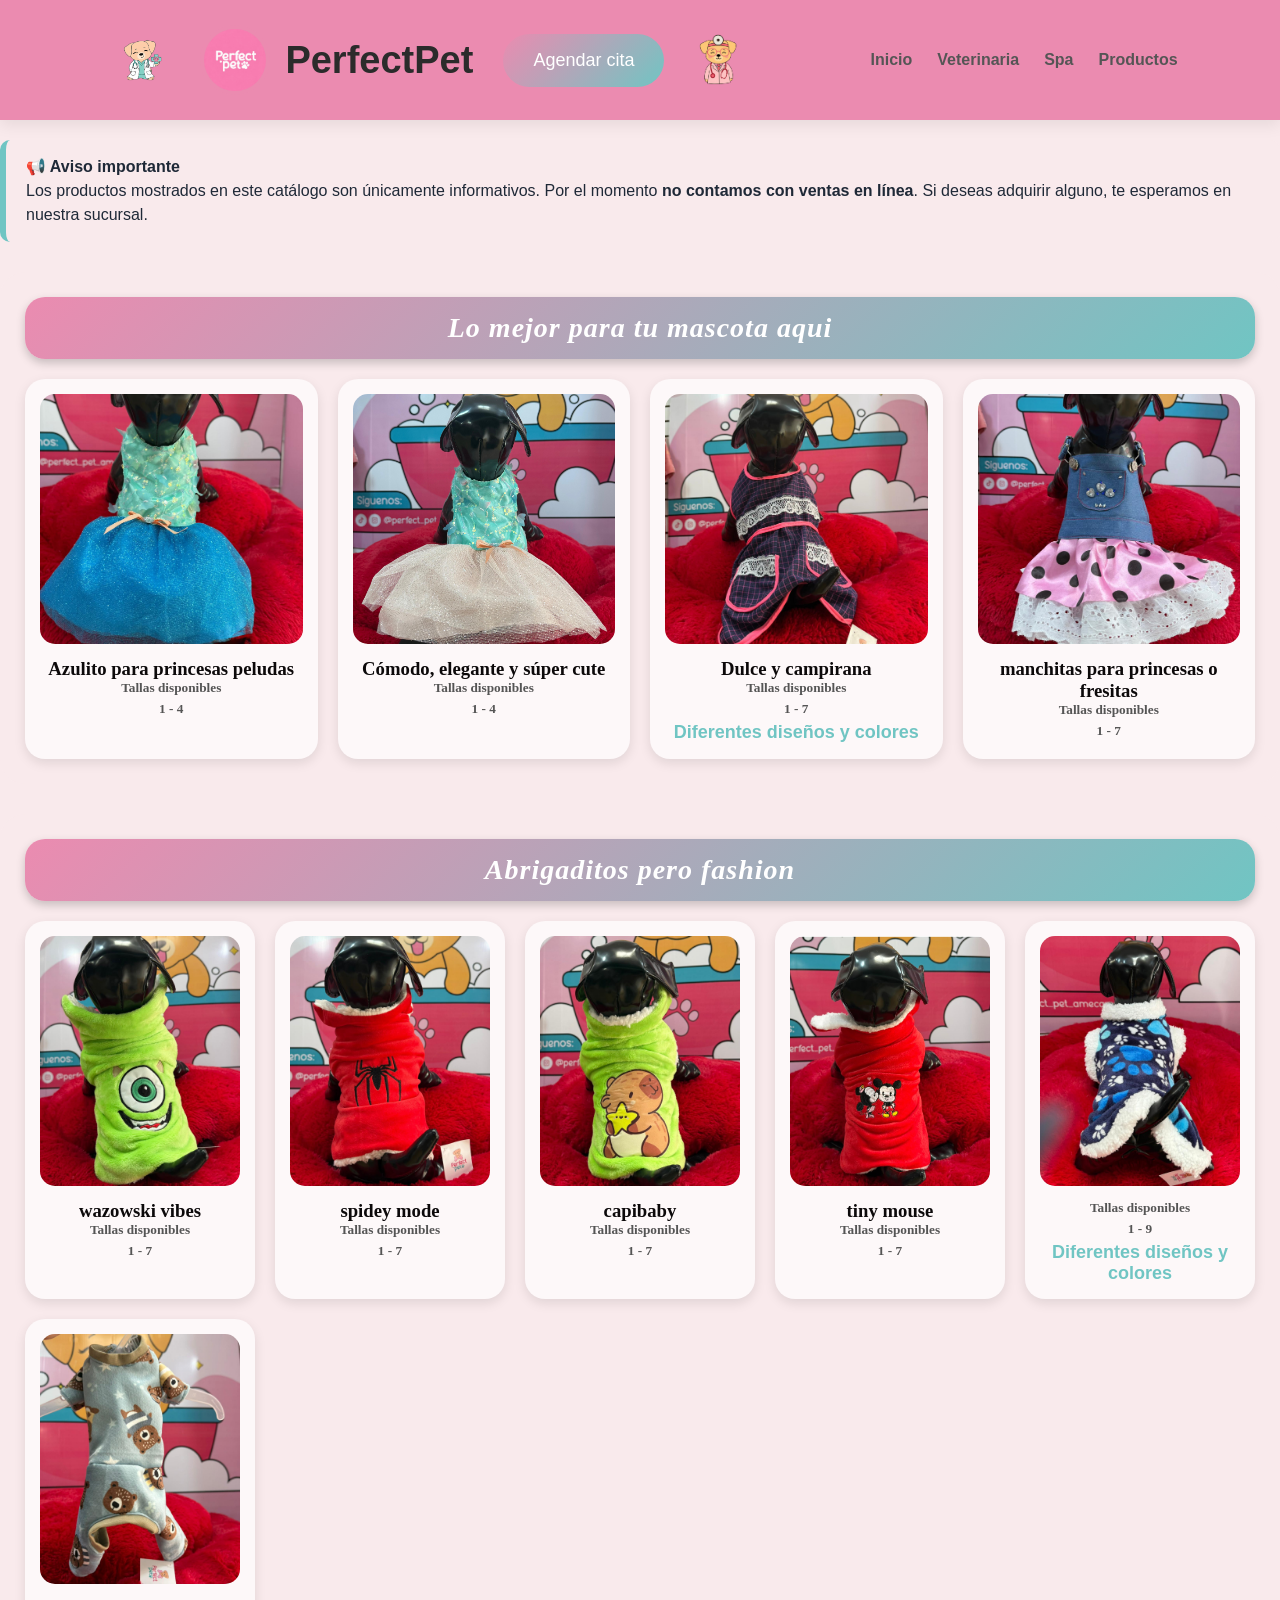
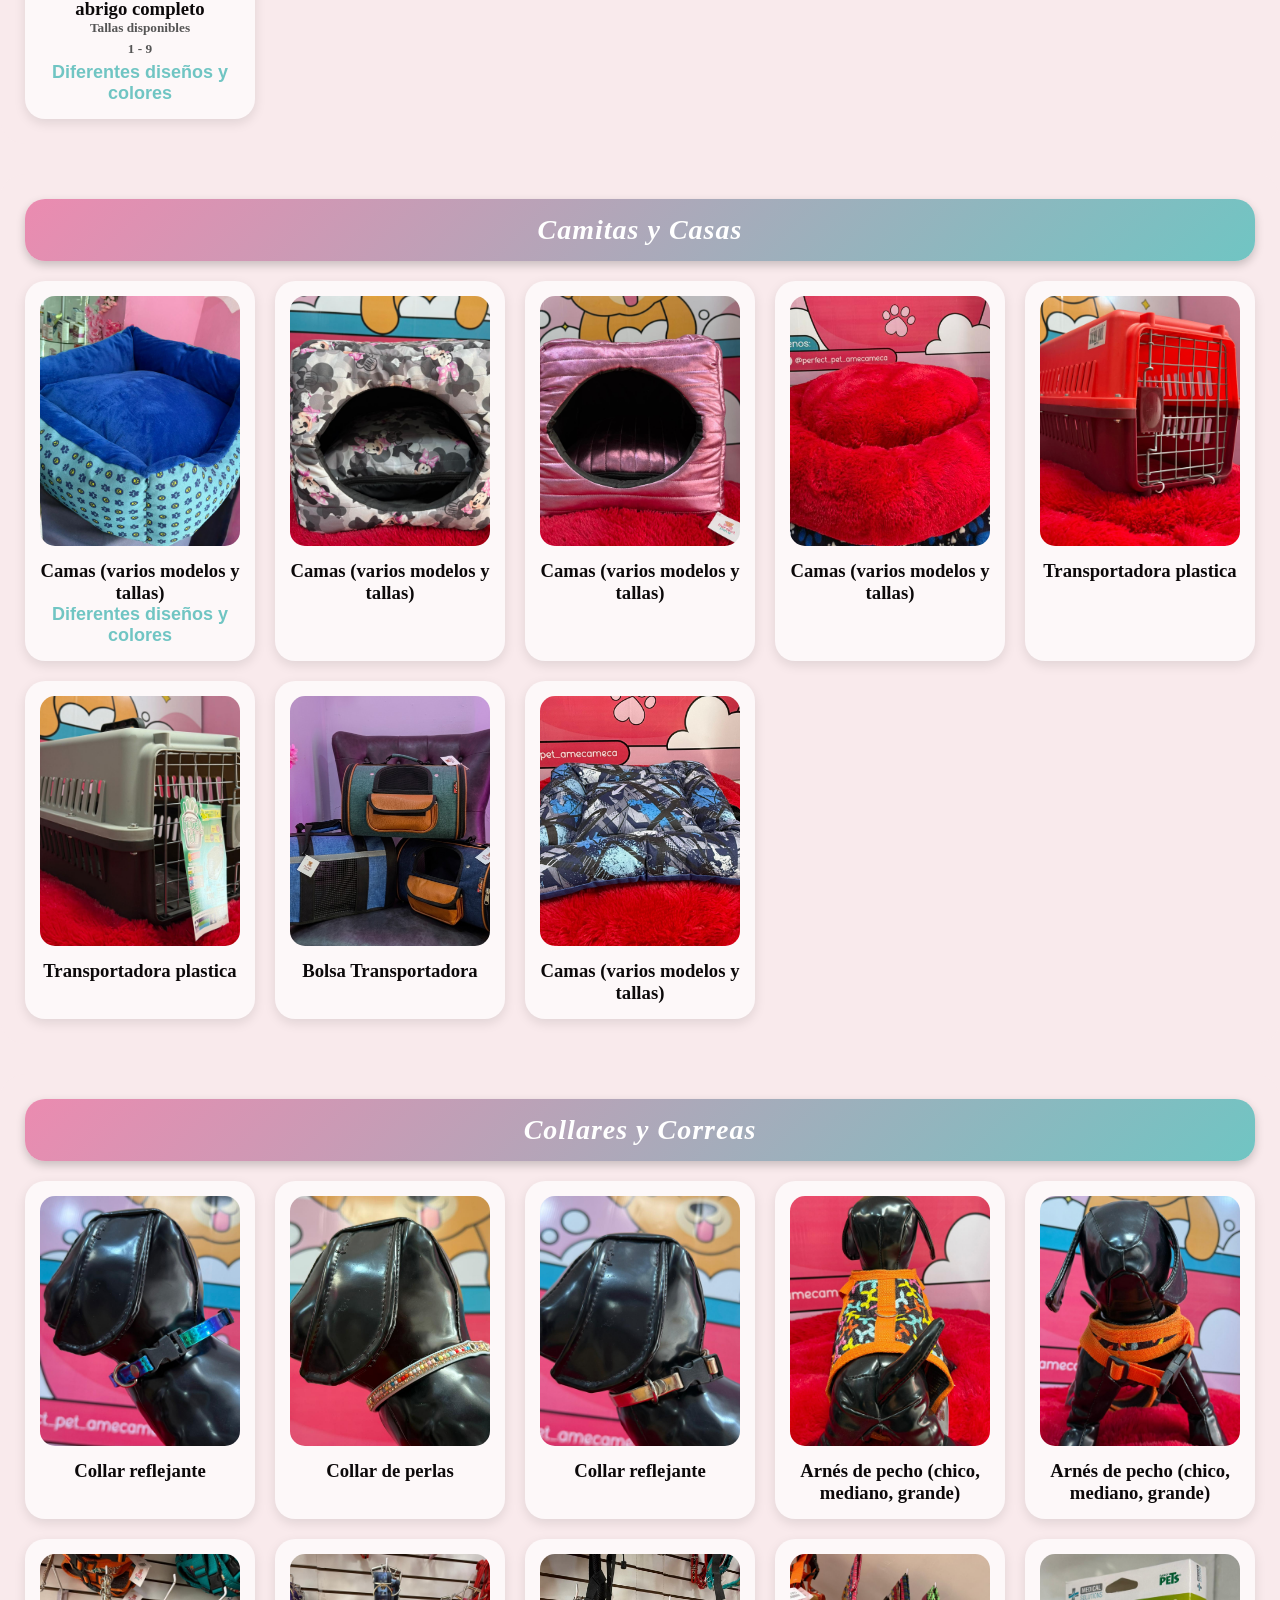
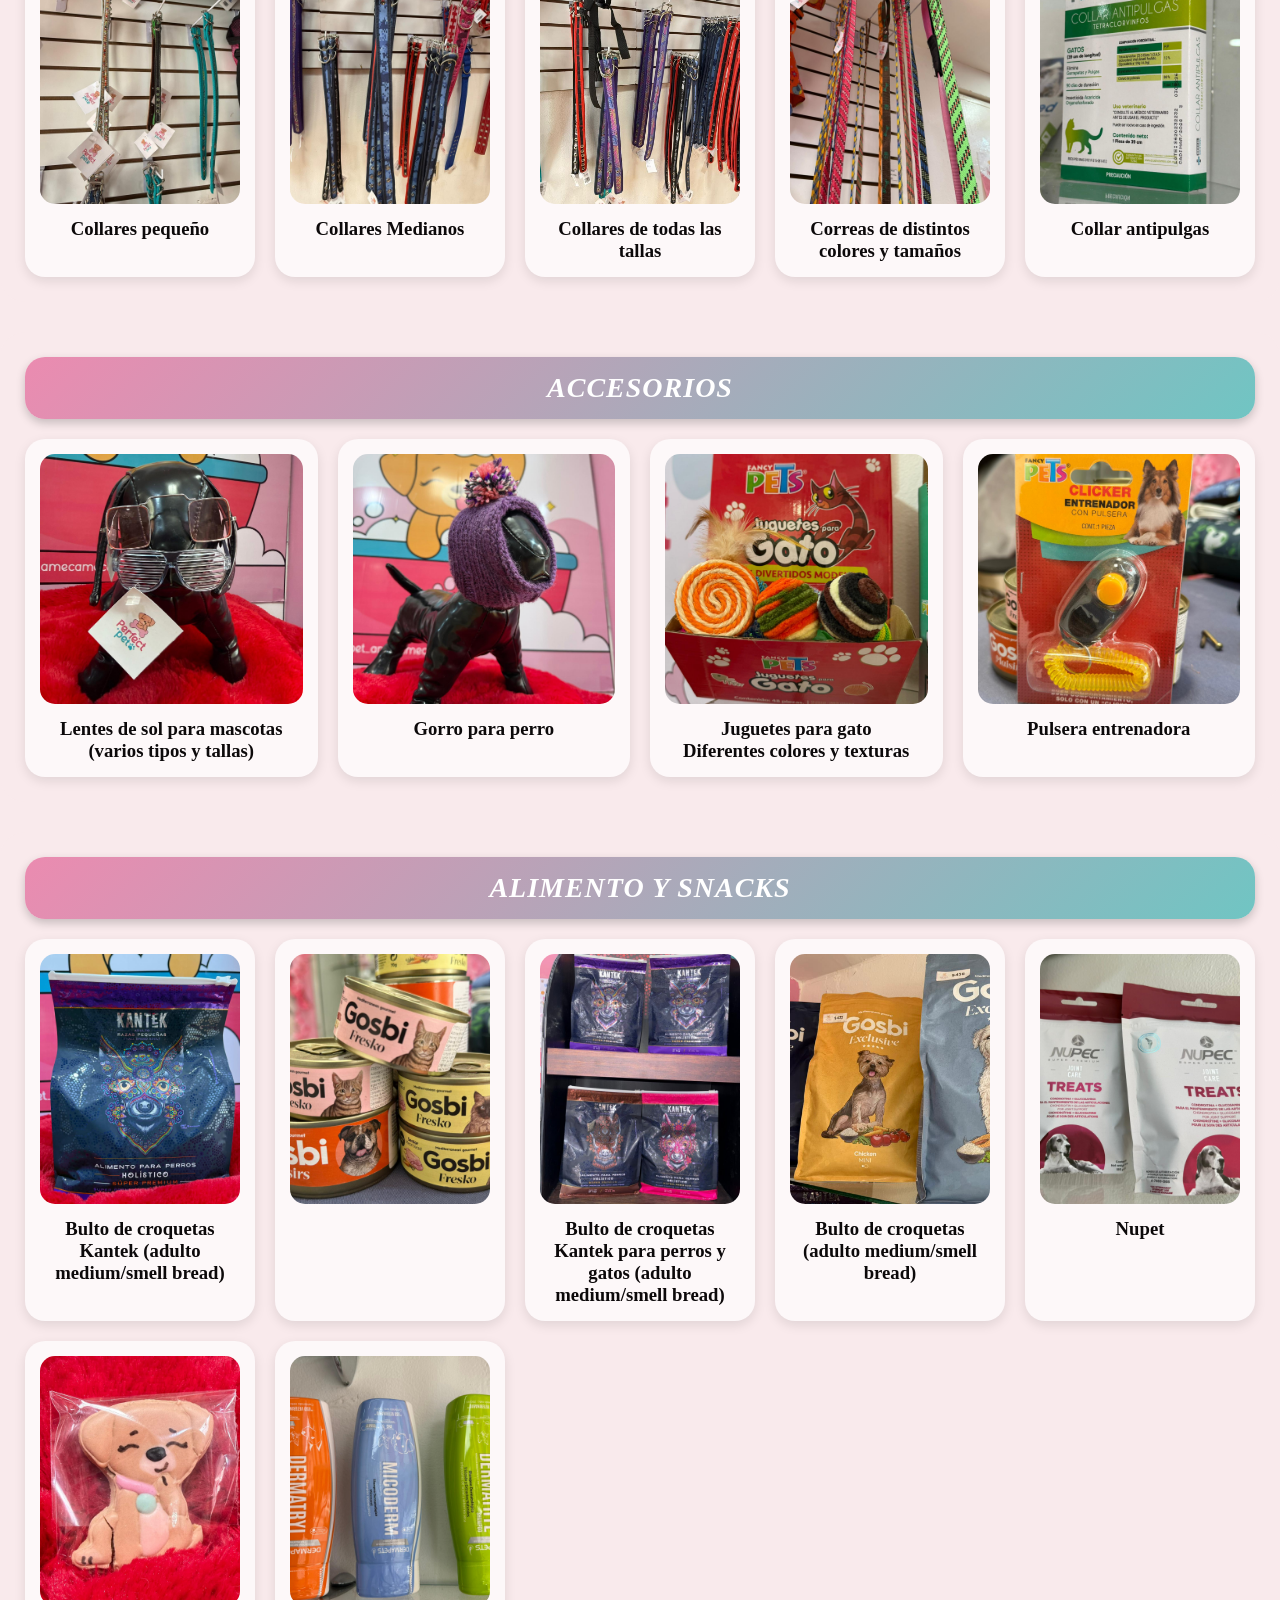
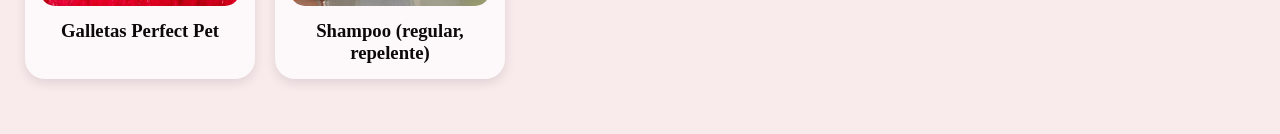
<file: productos.html>
<!DOCTYPE html>
<html lang="es">
<head>
<meta charset="UTF-8">
<meta name="viewport" content="width=device-width, initial-scale=1.0">
<title>Productos - PerfectPet</title>
<link rel="stylesheet" href="esctilo.css">
</head>
<body>

<header class="header">
<div class="logo">
    <img src="dogdog.png" class="imagen-lado">

    <div class="logo-container">
        <img src="logo.jpg" class="logo-img">
        <span> <h1>PerfectPet </h1></span>
<br><a href="https://wa.me/525541262583" class="btn">
Agendar cita

</a>
<img src="abstra.png" class="imagen-lado">
    </div>
    </div>
<nav>
<a href="index.html">Inicio</a>
<a href="veterinaria.html">Veterinaria</a>
<a href="spa.html">Spa</a>
<a href="productos.html">Productos</a>
</nav>

</header>

<div class="aviso-productos">
    <strong>📢 Aviso importante</strong><br>
    Los productos mostrados en este catálogo son únicamente informativos.
    Por el momento <strong>no contamos con ventas en línea</strong>.
    Si deseas adquirir alguno, te esperamos en nuestra sucursal.
</div>


<section class="container">
<h6>Lo mejor para tu mascota aqui</h6>
<div class="grid">

<div class="product">
<img src="vestidoazulbrillo.jpeg">
<h3>Azulito para princesas peludas </h3>
<h5>Tallas disponibles </h5>
<h5>1 - 4 </h5>

</div>

<div class="product">
<img src="vesrosa.jpeg">
<h3>Cómodo, elegante y súper cute </h3>
<h5>Tallas disponibles </h5>
<h5>1 - 4 </h5>
</div>

<div class="product">
<img src="esperancita.jpeg">
<h3>Dulce y campirana  </h3>
<h5>Tallas disponibles </h5>
<h5>1 - 7 </h5>
<p>Diferentes diseños y colores</p>
</div>

<div class="product">
<img src="vestidorosa.jpeg">
<h3>manchitas para princesas o fresitas </h3>
<h5>Tallas disponibles </h5>
<h5>1 - 7 </h5>
</div>






</div>
</section>



<section class="container">
<h4>Abrigaditos pero fashion</h4>
<div class="grid">
    
<div class="product">
<img src="mauwa.jpeg">
<h3>wazowski vibes</h3>
<h5>Tallas disponibles </h5>
<h5>1 - 7 </h5>
</div>

<div class="product">
<img src="spaidi.jpeg">
<h3>spidey mode </h3>
<h5>Tallas disponibles </h5>
<h5>1 - 7 </h5>
</div>

<div class="product">
<img src="capi.jpeg">
<h3>capibaby </h3>
<h5>Tallas disponibles </h5>
<h5>1 - 7 </h5>
</div>

<div class="product">
<img src="miki.png">
<h3>tiny mouse </h3>
<h5>Tallas disponibles </h5>
<h5>1 - 7 </h5>
</div>

<div class="product">
<img src="sueter peludo.jpeg">
<h3> </h3>
<h5>Tallas disponibles </h5>
<h5>1 - 9 </h5>
<p>Diferentes diseños y colores</p>
</div>

<div class="product">
<img src="ropita perrito bebe.jpeg">
<h3>abrigo completo
      </h3>
<h5>Tallas disponibles </h5>
<h5>1 - 9 </h5>
<p>Diferentes diseños y colores</p>
</div>



</div>
</section>




<section class="container">
<h4>Camitas y Casas </h4>
<div class="grid">


<div class="product">
<img src="camitazul.png">
<h3> Camas (varios modelos y tallas) </h3>
<p>Diferentes diseños y colores</p>
</div>

<div class="product">
<img src="cama cubo.png">
<h3>Camas (varios modelos y tallas)  </h3>
</div>

<div class="product">
<img src="camacubo.png">
<h3>Camas (varios modelos y tallas)  </h3>
<p></p>
</div> 

<div class="product">
<img src="cmaroja.png">
<h3>Camas (varios modelos y tallas)  </h3>
</div> 


<div class="product">
<img src="tranportadora roja.jpeg">
<h3>Transportadora plastica  </h3>
</div> 

<div class="product">
<img src="transportadora gris.jpeg">
<h3>Transportadora plastica  </h3>
</div> 


<div class="product">
<img src="transportadorass.jpg">
<h3>Bolsa Transportadora </h3>
</div> 

<div class="product">
<img src="camita azul pequeña.jpeg">
<h3>Camas (varios modelos y tallas) </h3>
</div> 


</div>
</section>




<section class="container">
<h4>Collares y Correas  </h4>
<div class="grid">


<div class="product">
<img src="collar azulmetalico.jpeg">
<h3>Collar reflejante </h3>
</div>

<div class="product">
<img src="collar de brillos.jpeg">
<h3>Collar de perlas </h3>
</div>

<div class="product">
<img src="collar naranja metalico.jpeg">
<h3>Collar reflejante </h3>
</div> 

<div class="product">
<img src="correa naranja grande 2.jpeg">
<h3>Arnés de pecho (chico, mediano, grande)</h3>
</div> 

<div class="product">
<img src="correa naranja grande.jpeg">
<h3>Arnés de pecho (chico, mediano, grande) </h3>
</div> 

<div class="product">
<img src="collares pequeños.jpeg">
<h3>Collares pequeño </h3>
</div> 

<div class="product">
<img src="collares medianos.jpeg">
<h3>Collares Medianos </h3>
</div> 

<div class="product">
<img src="todos los collares.jpeg">
<h3>Collares de todas las tallas </h3>
</div> 

<div class="product">
<img src="correas.jpeg">
<h3>Correas de distintos colores y tamaños </h3>
</div> 

<div class="product">
<img src="collar antipulgas.jpeg">
<h3>Collar antipulgas </h3>
</div>

</div>
</section>

<section class="container">
<h4>ACCESORIOS </h4>
<div class="grid">

<div class="product">
<img src="lentes para perro.jpeg">
<h3>Lentes de sol para mascotas (varios tipos y tallas)  </h3>
</div> 

<div class="product">
<img src="gorrito para perro.jpeg">
<h3>Gorro para perro </h3>
</div> 

<div class="product">
<img src="juguete para gato.jpeg">
<h3>Juguetes para gato <br>
Diferentes colores y texturas </h3>
</div> 

<div class="product">
<img src="pulsera entrenadora.jpeg">
<h3>Pulsera entrenadora </h3>
</div> 


</div>
</section>

<section class="container">
<h4>ALIMENTO Y SNACKS </h4>
<div class="grid">

<div class="product">
<img src="comida para perro.jpeg">
<h3>Bulto de croquetas Kantek (adulto medium/smell bread)  </h3>
</div> 

<div class="product">
<img src="gosbi.jpeg">
<h3> </h3>
</div> 

<div class="product">
<img src="croquetas.jpeg">
<h3>Bulto de croquetas Kantek para perros y gatos (adulto medium/smell bread)  </h3>
</div>

<div class="product">
<img src="croquetas gosbi.jpeg">
<h3>Bulto de croquetas (adulto medium/smell bread)  </h3>
</div>

<div class="product">
<img src="nupet.jpeg">
<h3>Nupet </h3>
</div>

<div class="product">
<img src="galleta de perrito.jpeg">
<h3>Galletas Perfect Pet </h3>
</div>

<div class="product">
<img src="shampoo para perro.jpeg">
<h3>Shampoo (regular, repelente) </h3>
</div>

</div>
</section>






<script src="eventos.js"></script>


</body>
</html>
</file>
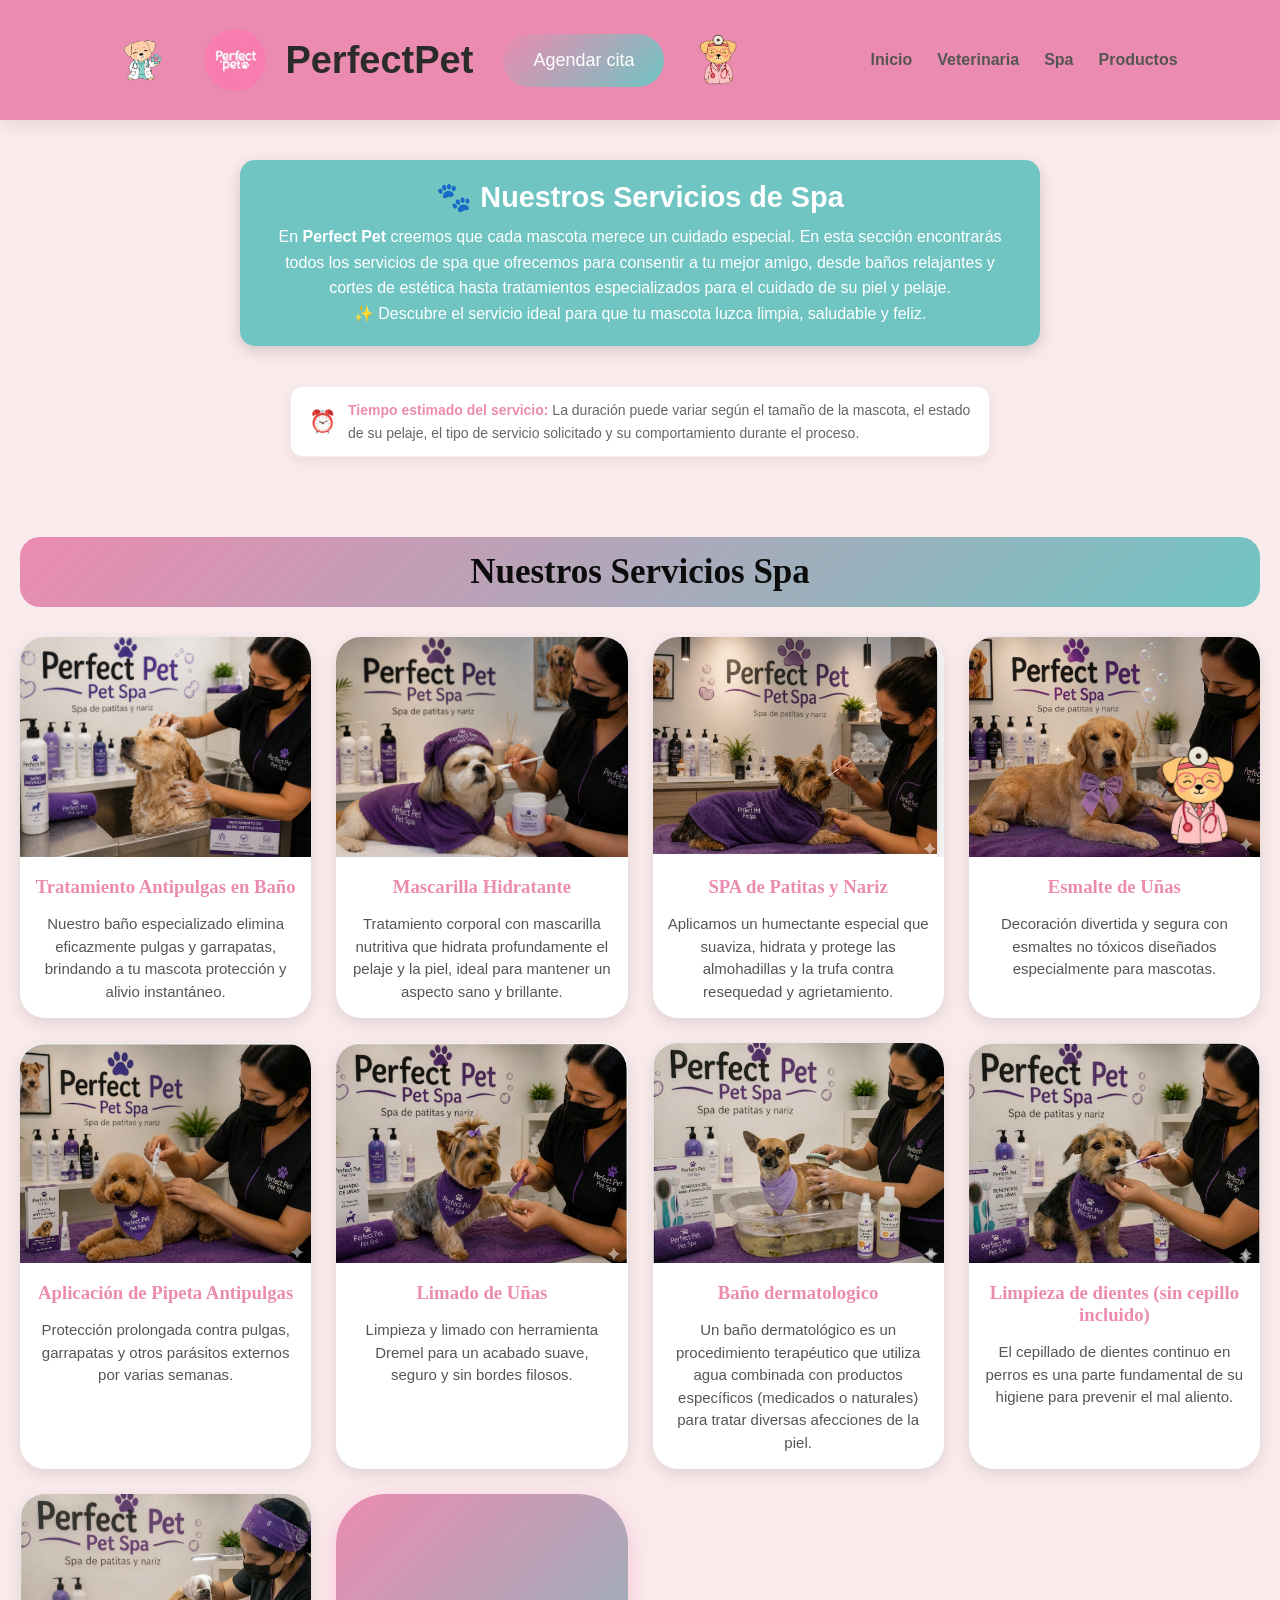
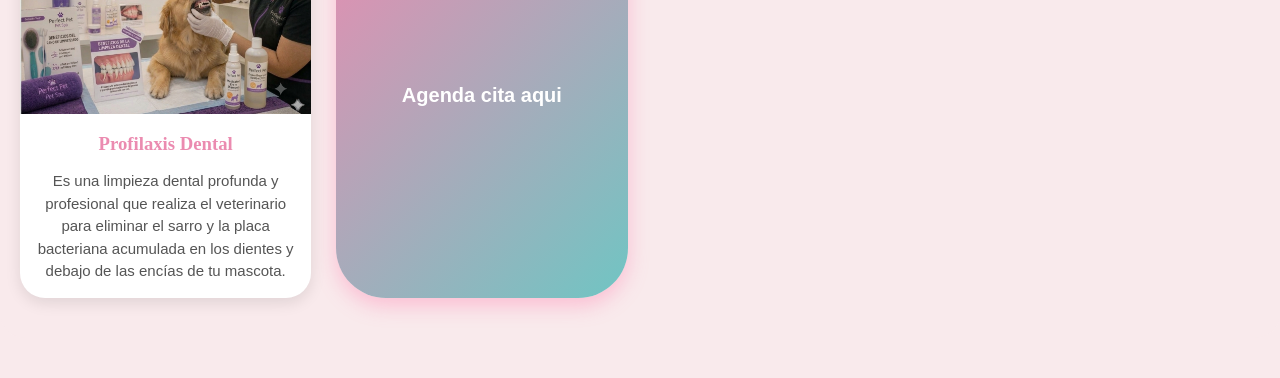
<file: spa.html>
<!DOCTYPE html>
<html lang="es">
<head>
<meta charset="UTF-8">
<meta name="viewport" content="width=device-width, initial-scale=1.0">
<title>- PerfectPet</title>
<link rel="stylesheet" href="esctilo.css">
</head>
<body>

<header class="header">
<div class="logo">
    <img src="dogdog.png" class="imagen-lado">

    <div class="logo-container">
        <img src="logo.jpg" class="logo-img">
        <span> <h1>PerfectPet </h1></span>
<br><a href="https://wa.me/525541262583" class="btn">
Agendar cita

</a>
<img src="abstra.png" class="imagen-lado">
    </div>
    </div>

    <nav>
<a href="index.html">Inicio</a>
<a href="veterinaria.html">Veterinaria</a>
<a href="spa.html">Spa</a>
<a href="productos.html">Productos</a>
</nav>

</header>



<!-- INTRODUCCIÓN A SERVICIOS -->

<section class="intro-servicios">

    <h2>🐾 Nuestros Servicios de Spa</h2>

    <p>
        En <strong>Perfect Pet</strong> creemos que cada mascota merece un
        cuidado especial. En esta sección encontrarás todos los servicios de
        spa que ofrecemos para consentir a tu mejor amigo, desde baños
        relajantes y cortes de estética hasta tratamientos especializados
        para el cuidado de su piel y pelaje.
    </p>

    <p class="mensaje">
        ✨ Descubre el servicio ideal para que tu mascota luzca limpia,
        saludable y feliz.
    </p>

</section>


<div class="aviso-tiempo">
    <span>⏰</span>
    <p>
        <strong>Tiempo estimado del servicio:</strong>
        La duración puede variar según el tamaño de la mascota, el estado de su pelaje,
        el tipo de servicio solicitado y su comportamiento durante el proceso.
    </p>
</div>



<section class="spa-section">

<h2>Nuestros Servicios Spa </h2>

<div class="spa-grid">

<div class="spa-card">
<img src="baño.png" alt="">








<h3>Tratamiento Antipulgas en Baño</h3>
<p>
Nuestro baño especializado elimina eficazmente pulgas y garrapatas, brindando a tu mascota protección y alivio instantáneo.
</p>
</div>

<div class="spa-card">
<img src="mascarilla.png" alt="">
<h3>Mascarilla Hidratante</h3>
<p>
Tratamiento corporal con mascarilla nutritiva que hidrata profundamente el pelaje y la piel, ideal para mantener un aspecto sano y brillante.
</p>
</div>

<div class="spa-card">
<img src="patitas y nariz.jpg" alt="">
<h3>SPA de Patitas y Nariz</h3>
<p>
Aplicamos un humectante especial que suaviza, hidrata y protege las almohadillas y la trufa contra resequedad y agrietamiento.
</p>
</div>

<div class="spa-card">
<img src="spa de uñas.jpg" alt="">
<h3>Esmalte de Uñas</h3>
<p>
Decoración divertida y segura con esmaltes no tóxicos diseñados especialmente para mascotas.
</p>
</div>

<div class="spa-card">
<img src="pipeta.jpg" alt="">
<h3>Aplicación de Pipeta Antipulgas</h3>
<p>
Protección prolongada contra pulgas, garrapatas y otros parásitos externos por varias semanas.
</p>
</div>

<div class="spa-card">
<img src="limadodeuñas.jpg" alt="">
<h3>Limado de Uñas</h3>
<p>
Limpieza y limado con herramienta Dremel para un acabado suave, seguro y sin bordes filosos.
</p>
</div>


<div class="spa-card">
<img src="chihuahua.jpg" alt="">
<h3>Baño dermatologico </h3>
<p>
Un baño dermatológico es un procedimiento terapéutico que utiliza agua combinada con productos específicos (medicados o naturales) para tratar diversas afecciones de la piel.
</div>


<div class="spa-card">
<img src="cepillo.jpg" alt="">
<h3>Limpieza de dientes (sin cepillo incluido)</h3>
<p>
El cepillado de dientes continuo en perros es una parte fundamental de su higiene para prevenir el mal aliento.
</p>
</div>


<div class="spa-card">
<img src="profilaxis 2.png" alt="">
<h3>Profilaxis Dental</h3>
<p>
Es una limpieza dental profunda y profesional que realiza el veterinario para eliminar el sarro y la placa bacteriana acumulada en los dientes y debajo de las encías de tu mascota.
</p>
</div>
 
<a href="https://wa.me/525541262583" class="btn-agendar">
     Agenda cita aqui
</a>


</div>
</section>

<div class="mascota-flotante">
    <img src="abstra.png" alt="Doctora Perfect">
</div>

<script src="eventos.js"></script>

</body>
</html>
</file>
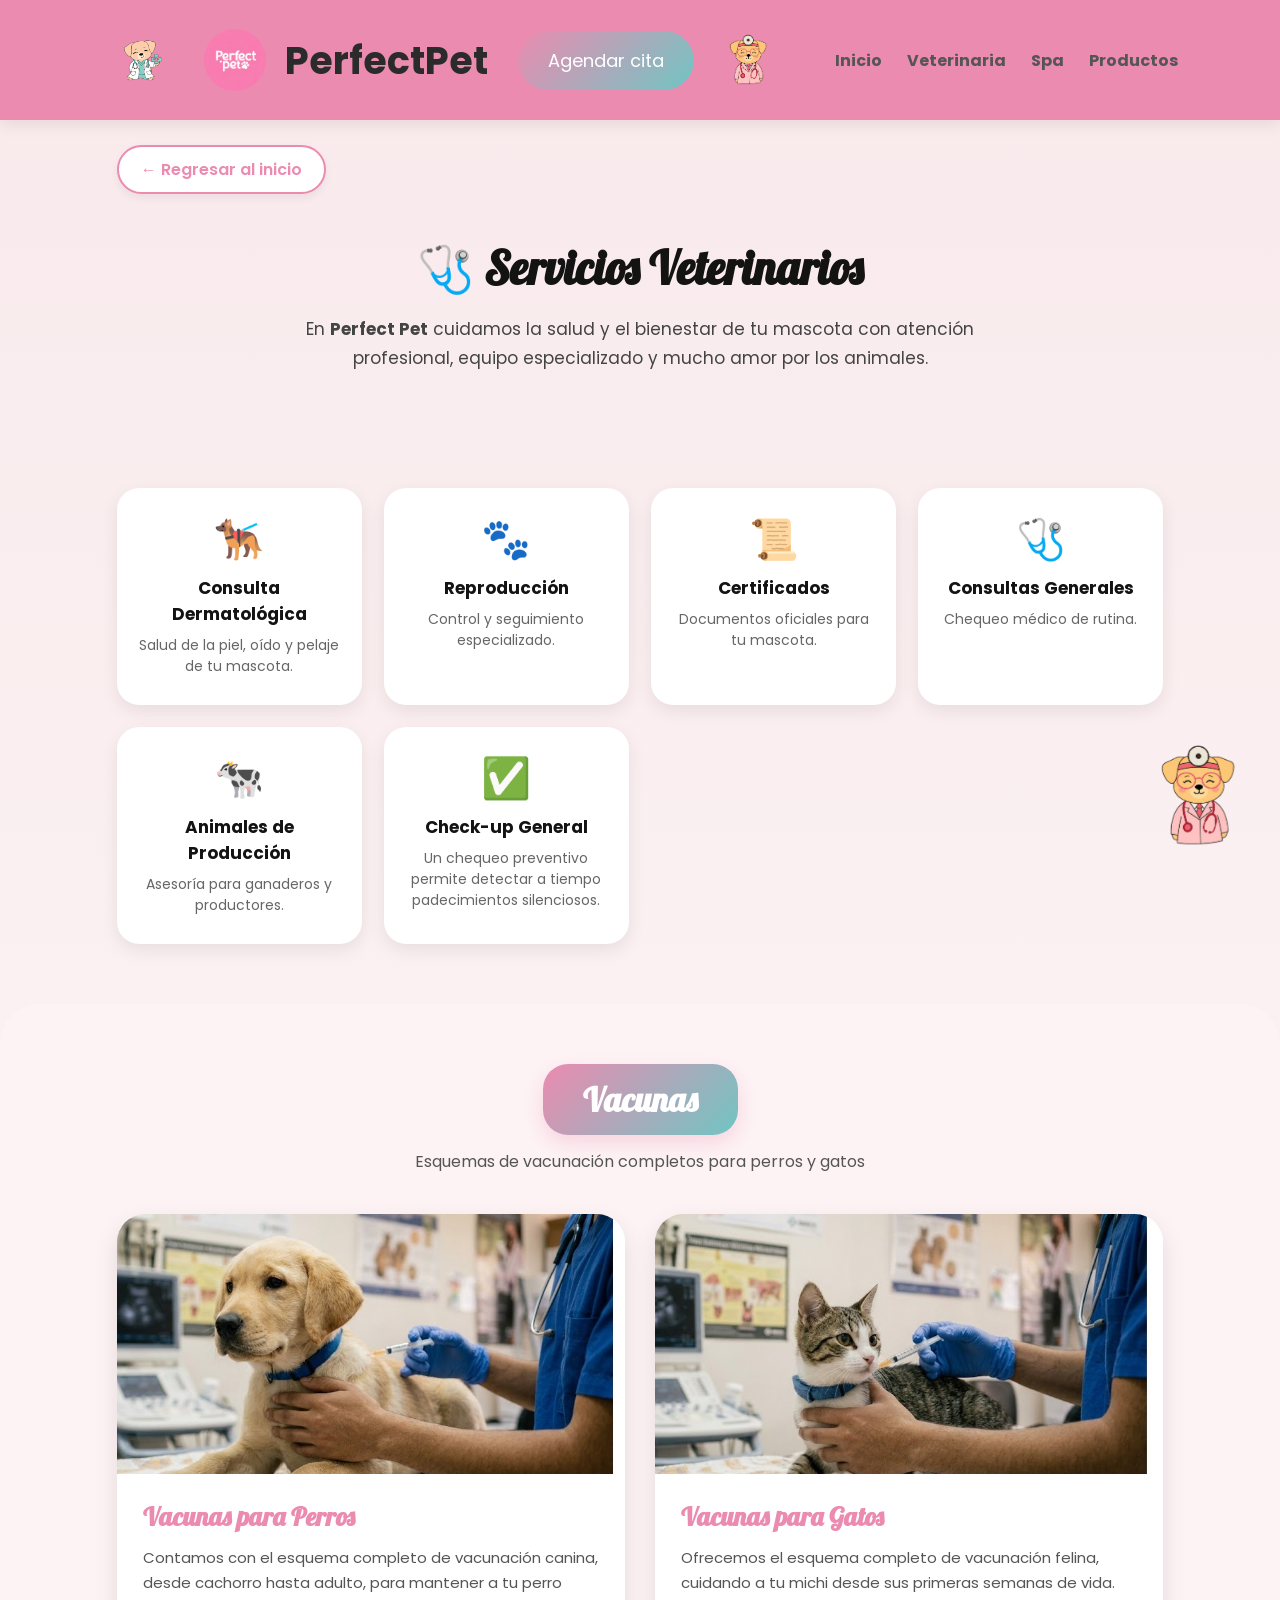
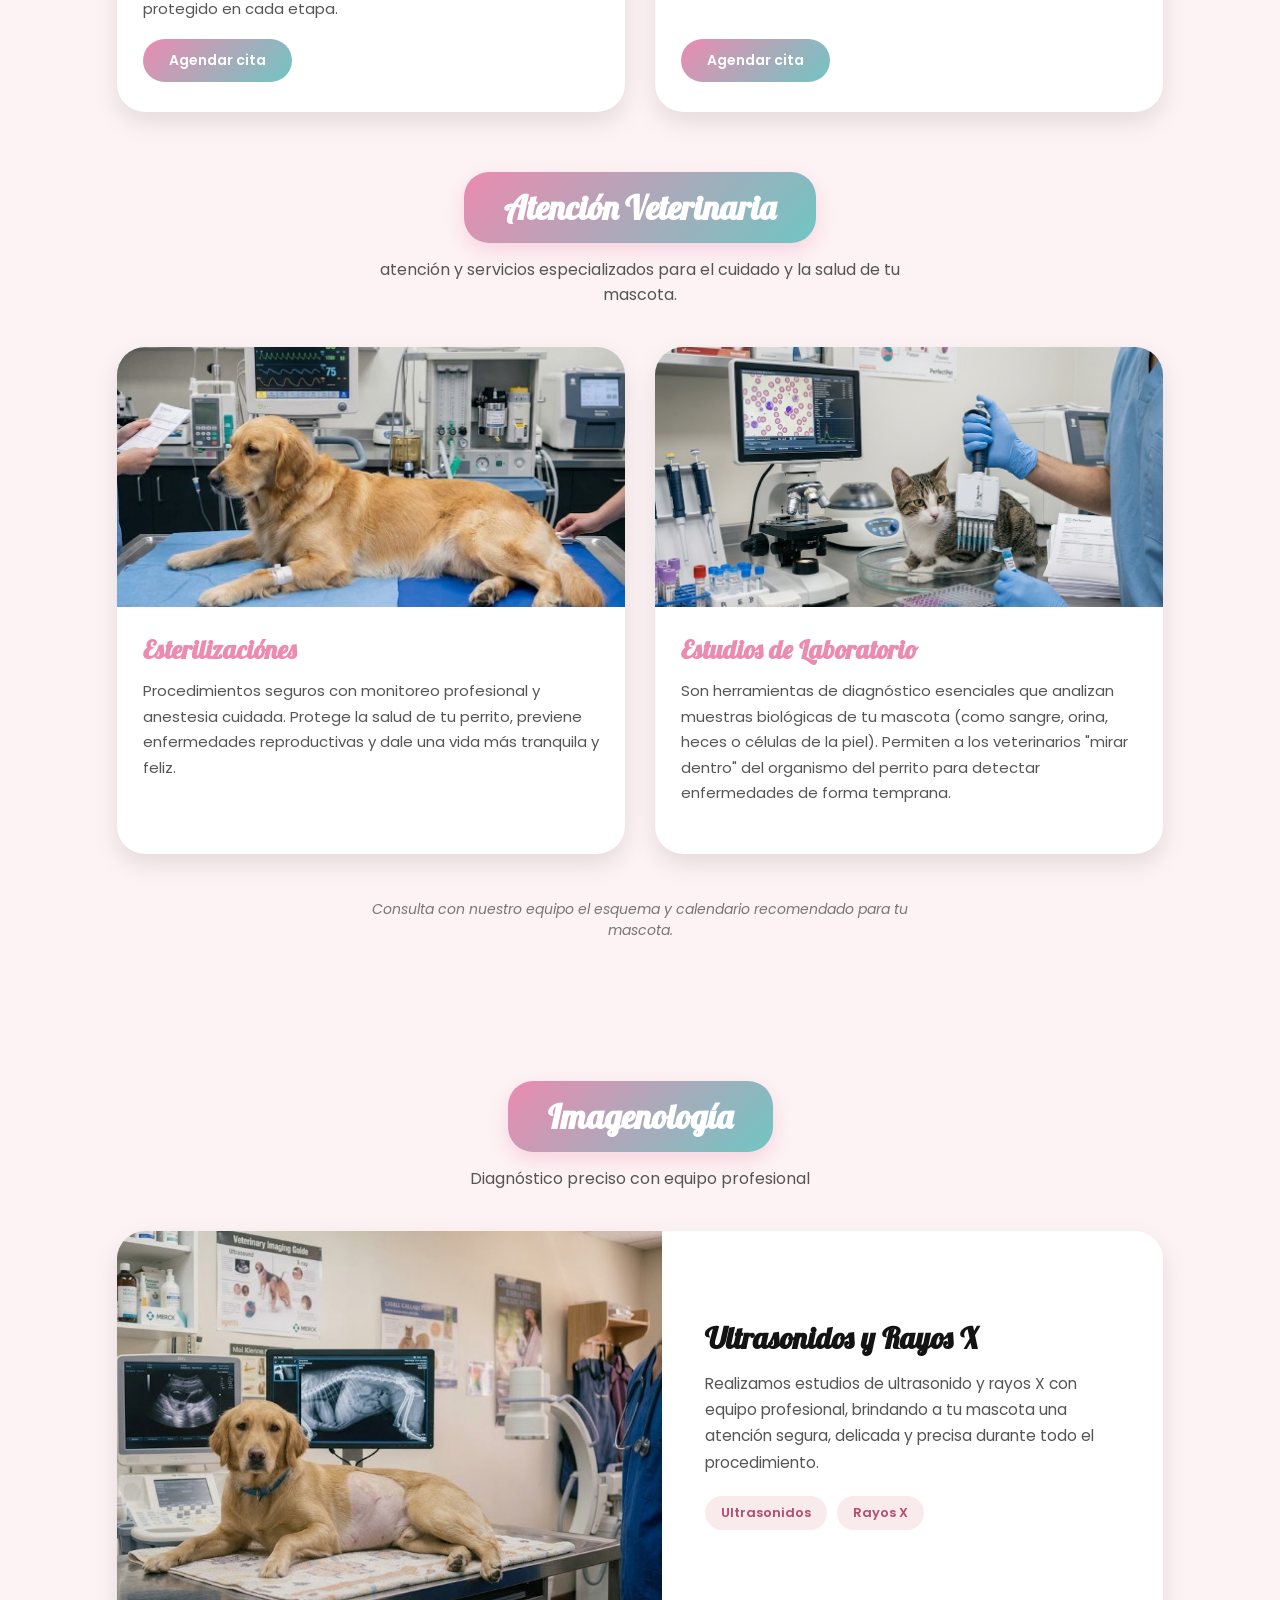
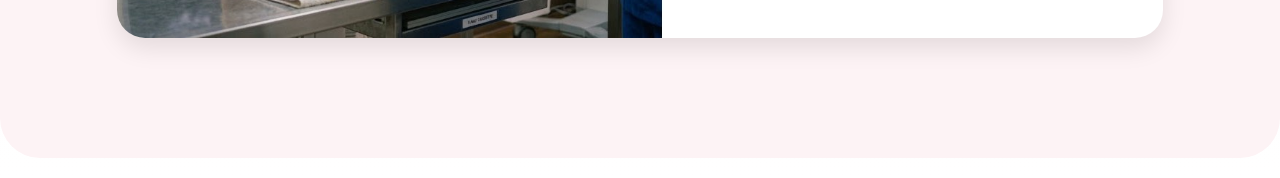
<file: veterinaria.html>
<!DOCTYPE html>
<html lang="es">
<head>
<meta charset="UTF-8">
<meta name="viewport" content="width=device-width, initial-scale=1.0">
<title>Veterinaria - PerfectPet</title>
<link rel="preconnect" href="https://fonts.googleapis.com">
<link rel="preconnect" href="https://fonts.gstatic.com" crossorigin>
<link href="https://fonts.googleapis.com/css2?family=Lobster&family=Poppins:wght@400;500;600;700&display=swap" rel="stylesheet">
<link rel="stylesheet" href="esctilo.css">
<link rel="stylesheet" href="estilo2.css">

<style>
    /* ===========================================
       PÁGINA VETERINARIA — DISEÑO SIMPLIFICADO
       (estilos con prefijo vp- para no chocar
        con el resto del sitio)
    =========================================== */

    .vp-wrap{
        max-width: 1200px;
        margin: 0 auto;
        padding: 0 6%;
    }

    /* BOTÓN REGRESAR */
    .vp-regresar-bar{
        max-width: 1200px;
        margin: 25px auto 0;
        padding: 0 6%;
    }

    .vp-btn-regresar{
        display: inline-flex;
        align-items: center;
        gap: 8px;
        background: #fff;
        color: #eb8bb0;
        border: 2px solid #eb8bb0;
        font-weight: 600;
        font-family: 'Poppins', sans-serif;
        text-decoration: none;
        padding: 10px 22px;
        border-radius: 40px;
        transition: 0.3s ease;
        box-shadow: 0 4px 10px rgba(0,0,0,0.06);
    }

    .vp-btn-regresar:hover{
        background: #eb8bb0;
        color: #fff;
        transform: translateX(-4px);
    }

    /* INTRO */
    .vp-intro{
        text-align: center;
        max-width: 850px;
        margin: 45px auto 55px;
        padding: 0 6%;
    }

    .vp-intro h1{
        font-family: 'Lobster', cursive;
        font-size: 46px;
        color: #131313;
        margin-bottom: 18px;
    }

    .vp-intro p{
        font-family: 'Poppins', sans-serif;
        font-size: 17px;
        line-height: 1.7;
        color: #444;
    }

    /* TÍTULOS DE SECCIÓN */
    .vp-titulo-seccion{
        text-align: center;
        margin: 0 auto 40px;
        max-width: 700px;
        padding: 0 6%;
    }

    .vp-titulo-seccion h2{
        display: inline-block;
        font-family: 'Lobster', cursive;
        font-size: 34px;
        color: #fff;
        background: linear-gradient(135deg,#eb8bb0,#70c5c3);
        padding: 14px 40px;
        border-radius: 25px;
        box-shadow: 0 8px 20px rgba(235,139,176,0.3);
        margin-bottom: 14px;
    }

    .vp-titulo-seccion p{
        font-family: 'Poppins', sans-serif;
        color: #555;
        font-size: 16px;
    }

    /* SECCIÓN GENERAL (fondo alterno) */
    .vp-section{
        padding: 60px 0;
    }

    .vp-section.alt{
        background: #fdf3f5;
        border-radius: 40px;
        margin: 0 auto 20px;
        max-width: 1300px;
    }

    /* GRID SERVICIOS GENERALES */
    .vp-servicios-grid{
        display: grid;
        grid-template-columns: repeat(auto-fit, minmax(210px, 1fr));
        gap: 22px;
    }

    .vp-servicio-card{
        background: #fff;
        border-radius: 22px;
        padding: 28px 20px;
        text-align: center;
        box-shadow: 0 6px 18px rgba(0,0,0,0.08);
        transition: 0.3s ease;
    }

    .vp-servicio-card:hover{
        transform: translateY(-6px);
        box-shadow: 0 12px 25px rgba(0,0,0,0.12);
    }

    .vp-servicio-icono{
        font-size: 40px;
        margin-bottom: 12px;
    }

    .vp-servicio-card h3{
        font-family: 'Poppins', sans-serif;
        font-size: 17px;
        color: #131313;
        margin-bottom: 8px;
    }

    .vp-servicio-card p{
        font-family: 'Poppins', sans-serif;
        font-size: 14px;
        color: #666;
        line-height: 1.5;
    }

    /* TARJETAS GRANDES (vacunas / imagenología) */
    .vp-grid-grande{
        display: grid;
        grid-template-columns: repeat(auto-fit, minmax(320px, 1fr));
        gap: 30px;
    }

    .vp-card-grande{
        background: #fff;
        border-radius: 28px;
        overflow: hidden;
        box-shadow: 0 10px 25px rgba(0,0,0,0.1);
        transition: 0.3s ease;
        display: flex;
        flex-direction: column;
    }

    .vp-card-grande:hover{
        transform: translateY(-8px);
        box-shadow: 0 16px 32px rgba(0,0,0,0.15);
    }

    .vp-card-grande img{
        width: 100%;
        height: 260px;
        object-fit: cover;
    }

    .vp-card-contenido{
        padding: 26px 26px 30px;
        flex: 1;
        display: flex;
        flex-direction: column;
    }

    .vp-card-contenido h3{
        font-family: 'Lobster', cursive;
        font-size: 26px;
        color: #eb8bb0;
        margin-bottom: 12px;
    }

    .vp-card-contenido p{
        font-family: 'Poppins', sans-serif;
        font-size: 15px;
        color: #555;
        line-height: 1.7;
        margin-bottom: 18px;
        flex: 1;
    }

    .vp-etiquetas{
        display: flex;
        flex-wrap: wrap;
        gap: 10px;
        margin-bottom: 20px;
    }

    .vp-etiqueta{
        background: #f9eaec;
        color: #b34d72;
        font-family: 'Poppins', sans-serif;
        font-size: 13px;
        font-weight: 600;
        padding: 7px 16px;
        border-radius: 20px;
    }

    .vp-card-contenido .vp-mini-btn{
        align-self: flex-start;
        background: linear-gradient(135deg,#eb8bb0,#70c5c3);
        color: #fff;
        text-decoration: none;
        font-family: 'Poppins', sans-serif;
        font-weight: 600;
        font-size: 14px;
        padding: 11px 26px;
        border-radius: 30px;
        transition: 0.3s ease;
    }

    .vp-card-contenido .vp-mini-btn:hover{
        background: linear-gradient(135deg,#70c5c3,#eb8bb0);
    }

    /* IMAGENOLOGÍA (tarjeta ancha, una sola imagen) */
    .vp-imagenologia{
        background: #fff;
        border-radius: 28px;
        overflow: hidden;
        box-shadow: 0 10px 25px rgba(0,0,0,0.1);
        display: grid;
        grid-template-columns: 1.1fr 1fr;
        align-items: stretch;
    }

    .vp-imagenologia img{
        width: 100%;
        height: 100%;
        min-height: 320px;
        object-fit: cover;
    }

    .vp-imagenologia-texto{
        padding: 40px;
        display: flex;
        flex-direction: column;
        justify-content: center;
    }

    .vp-imagenologia-texto h3{
        font-family: 'Lobster', cursive;
        font-size: 30px;
        color: #131313;
        margin-bottom: 14px;
    }

    .vp-imagenologia-texto p{
        font-family: 'Poppins', sans-serif;
        font-size: 15.5px;
        color: #555;
        line-height: 1.7;
        margin-bottom: 20px;
    }

    /* NOTA FINAL */
    .vp-nota{
        text-align: center;
        max-width: 700px;
        margin: 45px auto 0;
        padding: 0 6%;
        font-family: 'Poppins', sans-serif;
        color: #777;
        font-size: 14px;
        font-style: italic;
    }

    /* CTA FINAL */
    .vp-cta{
        text-align: center;
        padding: 55px 6% 70px;
    }

    .vp-cta h2{
        font-family: 'Lobster', cursive;
        font-size: 32px;
        color: #131313;
        margin-bottom: 20px;
    }

    .vp-cta a{
        display: inline-block;
        background: linear-gradient(135deg,#eb8bb0,#70c5c3);
        color: #fff;
        text-decoration: none;
        font-family: 'Poppins', sans-serif;
        font-weight: 700;
        font-size: 16px;
        padding: 16px 42px;
        border-radius: 40px;
        box-shadow: 0 10px 22px rgba(235,139,176,0.35);
        transition: 0.3s ease;
    }

    .vp-cta a:hover{
        transform: translateY(-3px);
        box-shadow: 0 14px 28px rgba(235,139,176,0.45);
    }

    @media (max-width: 760px){
        .vp-imagenologia{
            grid-template-columns: 1fr;
        }
        .vp-imagenologia img{
            min-height: 220px;
        }
        .vp-intro h1{
            font-size: 34px;
        }
        .vp-titulo-seccion h2{
            font-size: 26px;
            padding: 12px 26px;
        }
    }
</style>

</head>
<body>

<header class="header">
<div class="logo">
    <img src="dogdog.png" class="imagen-lado">

    <div class="logo-container">
        <img src="logo.jpg" class="logo-img">
        <span> <h1>PerfectPet </h1></span>
<br><a href="https://wa.me/525541262583" class="btn">
Agendar cita

</a>
<img src="abstra.png" class="imagen-lado">
    </div>
    </div>

    <nav>
<a href="index.html">Inicio</a>
<a href="veterinaria.html">Veterinaria</a>
<a href="spa.html">Spa</a>
<a href="productos.html">Productos</a>
</nav>

</header>

<!-- BOTÓN REGRESAR -->
<div class="vp-regresar-bar">
    <a href="index.html" class="vp-btn-regresar">← Regresar al inicio</a>
</div>

<!-- INTRO -->
<section class="vp-intro">
    <h1>🩺 Servicios Veterinarios</h1>
    <p>
        En <strong>Perfect Pet</strong> cuidamos la salud y el bienestar de tu mascota con
        atención profesional, equipo especializado y mucho amor por los animales.
    </p>
</section>

<!-- SERVICIOS GENERALES -->
<section class="vp-section">
    <div class="vp-wrap">
        <div class="vp-servicios-grid">

            <div class="vp-servicio-card">
                <div class="vp-servicio-icono">🐕‍🦺</div>
                <h3>Consulta Dermatológica</h3>
                <p>Salud de la piel, oído y pelaje de tu mascota.</p>
            </div>

            <div class="vp-servicio-card">
                <div class="vp-servicio-icono">🐾</div>
                <h3>Reproducción</h3>
                <p>Control y seguimiento especializado.</p>
            </div>

            <div class="vp-servicio-card">
                <div class="vp-servicio-icono">📜</div>
                <h3>Certificados</h3>
                <p>Documentos oficiales para tu mascota.</p>
            </div>

            <div class="vp-servicio-card">
                <div class="vp-servicio-icono">🩺</div>
                <h3>Consultas Generales</h3>
                <p>Chequeo médico de rutina.</p>
            </div>

            <div class="vp-servicio-card">
                <div class="vp-servicio-icono">🐄</div>
                <h3>Animales de Producción</h3>
                <p>Asesoría para ganaderos y productores.</p>
            </div>


            <div class="vp-servicio-card">
                <div class="vp-servicio-icono">✅</div>
                <h3>Check-up General</h3>
                <p>Un chequeo preventivo permite detectar a tiempo padecimientos silenciosos. </p>
            </div>






        </div>
    </div>
</section>

<!-- VACUNAS -->
<section class="vp-section alt">
    <div class="vp-titulo-seccion">
        <h2> Vacunas</h2>
        <p>Esquemas de vacunación completos para perros y gatos</p>
    </div>

    <div class="vp-wrap">
        <div class="vp-grid-grande">

            <div class="vp-card-grande">
                <img src="vacunas.jpg" alt="Vacunas para perros">
                <div class="vp-card-contenido">
                    <h3>Vacunas para Perros</h3>
                    <p>
                        Contamos con el esquema completo de vacunación canina, desde cachorro
                        hasta adulto, para mantener a tu perro protegido en cada etapa.
                    </p>
                    <a href="https://wa.me/525541262583" class="vp-mini-btn">Agendar cita</a>
                </div>
            </div>

            <div class="vp-card-grande">
                <img src="v gato.jpg" alt="Vacunas para gatos">
                <div class="vp-card-contenido">
                    <h3>Vacunas para Gatos</h3>
                    <p>
                        Ofrecemos el esquema completo de vacunación felina, cuidando a tu michi
                        desde sus primeras semanas de vida.
                    </p>
                    <a href="https://wa.me/525541262583" class="vp-mini-btn">Agendar cita</a>
                </div>
            </div>

        </div>
    </div>

































<!-- VACUNAS -->
<section class="vp-section alt">
    <div class="vp-titulo-seccion">
        <h2> Atención Veterinaria </h2>
        <p>atención y servicios especializados para el cuidado y la salud de tu mascota. </p>
    </div>

    <div class="vp-wrap">
        <div class="vp-grid-grande">

            <div class="vp-card-grande">
                <img src="gea.jpg" alt="Esterilizaciónes">
                <div class="vp-card-contenido">
                    <h3>Esterilizaciónes</h3>
                    <p>
                        Procedimientos seguros con monitoreo profesional y anestesia cuidada. Protege la salud de tu perrito, previene enfermedades reproductivas y dale una vida más tranquila y feliz.
                    </p>
                    
                </div>
            </div>

            <div class="vp-card-grande">
                <img src="labo.jpg" alt="Vacunas para gatos">
                <div class="vp-card-contenido">
                    <h3>Estudios de Laboratorio</h3>
                    <p>
                        Son herramientas de diagnóstico esenciales que analizan muestras biológicas de tu mascota (como sangre, orina, heces o células de la piel). Permiten a los veterinarios "mirar dentro" del organismo del perrito para detectar enfermedades de forma temprana.
                    </p>
                
                </div>
            </div>

        </div>
    </div>














    <p class="vp-nota">Consulta con nuestro equipo el esquema y calendario recomendado para tu mascota.</p>
</section>

<!-- IMAGENOLOGÍA -->
<section class="vp-section">
    <div class="vp-titulo-seccion">
        <h2> Imagenología</h2>
        <p>Diagnóstico preciso con equipo profesional</p>
    </div>

    <div class="vp-wrap">
        <div class="vp-imagenologia">
            <img src="u y y.jpg" alt="Imagenología veterinaria">
            <div class="vp-imagenologia-texto">
                <h3>Ultrasonidos y Rayos X</h3>
                <p>
                    Realizamos estudios de ultrasonido y rayos X con equipo profesional,
                    brindando a tu mascota una atención segura, delicada y precisa durante
                    todo el procedimiento.
                </p>
                <div class="vp-etiquetas">
                    <span class="vp-etiqueta">Ultrasonidos</span>
                    <span class="vp-etiqueta">Rayos X</span>
                </div>
            </div>
        </div>
    </div>
</section>


<div class="mascota-flotante">
    <img src="abstra.png" alt="Doctora Perfect">
</div>

<script src="eventos.js"></script>

</body>
</html>
</file>
<file: esctilo.css>
/* FUENTE TITULOS */
.logo-text,
.hero-text h1,
.promo h2,
.about-text h2,
.galeria h2,
.ubicacion h2,
.social h2{
    font-family: 'Lobster', cursive !important;

    color: #0a0a0a;
}

/* TAMAÑOS */
.logo-text{
    font-size: 45px;
}

.hero-text h1{
    font-size: 75px;
}

.promo h2,
.about-text h2,
.galeria h2,
.ubicacion h2,
.social h2{
    font-size: 50px;
}


/* HERO */
.hero{
    min-height: 90vh;

    display: flex;

    justify-content: space-between;

    align-items: center;

    padding: 50px 8%;

    position: relative;
}

/* HORARIO */
.horario{
    position: absolute;

    right: 8%;

    top: 120px;
}

/* CAJA */
.horario-box{
    width: 350px;

    background: #eb8bb0;

    padding: 30px;

    border-radius: 30px;

    text-align: center;

    color: rgb(16, 14, 14);

    box-shadow: 0 10px 25px rgba(0,0,0,0.15);
}

/* TITULO */
.horario-box h2{
    font-family: 'Lobster', cursive;

    font-size: 38px;

    font-weight: normal;

    margin-bottom: 15px;
}

/* HORAS */
.horario-box h3{
    font-size: 22px;

    line-height: 1.5;

    margin-bottom: 10px;
}

/* TEXTO */
.horario-box p{
    font-size: 15px;
}




/* TITULOS SECCIONES */
.promo h2,
.about-text h2,
.galeria h2,
.ubicacion h2,
.social h2{
    font-size: 40px;

    color: #131313;

    margin-bottom: 35px;
}

/* TEXTO NORMAL */
body,
p,
li,
a,
span{
    font-family: 'Poppins', sans-serif;
}

/* GENERAL */
*{
    margin: 0;
    padding: 0;
    box-sizing: border-box;
}

body{
    font-family: Arial, sans-serif;

    background: #f9eaec;

    color: #0b0b0b;
}

/* HEADER CADJAAAA DE LOGOOOOOOOOOOO */
.header{
    display: flex;

    justify-content: space-between;

    align-items: center;

    padding: 20px 8%;

    background: #eb8bb0;

    position: sticky;

    top: 0;

    z-index: 1000;

    box-shadow: 0 5px 15px rgba(0,0,0,0.08);
}

/* LOGO */
.logo-container{
    display: flex;
    align-items: center;
    gap: 15px;
}

.logo-img{
    width: 70px;
    height: 70px;

    border-radius: 50%;

    object-fit: cover;

    border: 4px solid #eb8bb0;
}

.logo-text{
    font-size: 32px;

    color: #eb8bb0;

    font-family: cursive;
}

/* MENU */
nav{
    display: flex;
    gap: 25px;
}

nav a{
    text-decoration: none;

    color: #555;

    font-weight: bold;

    transition: 0.3s;
}

nav a:hover{
    color: #0a0a0a;
}

/* HERO imagen de fondooooooooo */
.hero{
    min-height: 90vh;

    display: flex;

    justify-content: space-between;

    align-items: center;

    padding: 50px 8%;

    position: relative;

    background:
    linear-gradient(rgba(255,255,255,0.75),
    rgba(255,255,255,0.75)),
    url("2.png");

    background-size: cover;

    background-position: center;

    background-repeat: no-repeat;
}

.hero-text{
    flex: 1;
}

.hero-text h1{
    font-size: 65px;

    color: #191315;

    font-family: cursive;

    margin-bottom: 20px;
}

.hero-text p{
    font-size: 22px;

    line-height: 1.6;

    margin-bottom: 30px;
}

/* BOTONES */
.hero-buttons{
    display: flex;
    gap: 20px;
}

.btn,
.btn2{
    padding: 16px 30px;

    border-radius: 40px;

    text-decoration: none;

    color: white;

    font-size: 18px;

    transition: 0.3s;
}

.btn{
    background: linear-gradient(135deg,#eb8bb0,#70c5c3);
}

.btn2{
    background: linear-gradient(135deg,#70c5c3,#eb8bb0);
}

.btn:hover,
.btn2:hover{
    transform: scale(1.07);
}

/* HERO IMG */
.hero-img{
    flex: 1;
    text-align: center;
}

.hero-img img{
    width: 100%;
    max-width: 500px;

    border-radius: 35px;

    box-shadow: 0 10px 30px rgba(0,0,0,0.15);
}










/* PROMOS AMAAAS CONCENTIRA '''''''''''''''''''''''''''''''''''''''''''''' */
.promo{
    padding: 80px 8%;
}

.promo h2{
    text-align: center;

    font-size: 45px;

    font-family: cursive;

    color: #eb8bb0  ;

    margin-bottom: 50px;
}

.promo-grid{
    display: grid;

    grid-template-columns: repeat(auto-fit,minmax(280px,1fr));

    gap: 30px;
}

.promo-card{
    background: #f9eaec      ;

    border-radius: 30px;

    overflow: hidden;

    text-align: center;

    padding-bottom: 25px;

    box-shadow: 0 10px 25px rgba(0,0,0,0.08);

    transition: 0.4s;
}

.promo-card:hover{
    transform: translateY(-10px);
}

.promo-card img{
    width: 100%;
    height: 250px;

    object-fit: cover;
}

.promo-card h3{
    margin-top: 20px;

    color: #0c0c0c;

    font-family: cursive;

    font-size: 28px;
}

.promo-card p{
    padding: 15px;
}

.promo-card span{
    background: linear-gradient(135deg,#eb8bb0,#70c5c3);

    color: #fff;

    padding: 10px 20px;

    border-radius: 20px;

    font-weight: bold;
}

/* ABOUT */
.about{
    display: flex;

    flex-wrap: wrap;

    align-items: center;

    gap: 50px;

    padding: 80px 8%;
}

.about-img,
.about-text{
    flex: 1;
}
/* IMAGENES DE ESTETICA Y VETERINARIA   */
.about-img img{
    width: 70%;

    border-radius: 35px;

    box-shadow: 0 10px 30px rgba(0,0,0,0.15);
}

.about-text h2{
    font-size: 30px;

    color: #0e0d0d;

    font-family: cursive;

    margin-bottom: 25px;
}

.about-text ul{
    list-style: none;
}

.about-text li{
    margin-bottom: 18px;

    background: #faf7f8;

    padding: 15px;

    border-radius: 18px;

    box-shadow: 0 5px 15px rgba(0,0,0,0.06);
}

/* GALERIA */
.galeria{
    padding: 80px 8%;
}

.galeria h2{
    text-align: center;

    font-size: 45px;

    color: #eb8bb0;

    font-family: cursive;

    margin-bottom: 40px;
}

.galeria-grid{
    display: grid;

    grid-template-columns: repeat(auto-fit,minmax(250px,1fr));

    gap: 20px;
}

.galeria-grid img{
    width: 100%;

    height: 280px;

    object-fit: cover;

    border-radius: 25px;

    transition: 0.4s;
}

.galeria-grid img:hover{
    transform: scale(1.04);
}

/* UBICACION ''''''''''''''''''''''''''''''''''''''''''''''''''*/
.ubicacion{
    padding: 80px 8%;
}

.ubicacion h2{
    text-align: center;

    font-size: 45px;

    color: #eb8bb0;

    font-family: cursive;

    margin-bottom: 35px;
}

.mapa{
    overflow: hidden;

    border-radius: 30px;

    box-shadow: 0 10px 30px rgba(0,0,0,0.15);
}

/* REDES */
.social{
    padding: 80px 8%;

    text-align: center;
}

.social h2{
    font-size: 45px;

    color: #eb8bb0;

    font-family: cursive;

    margin-bottom: 35px;
}

.social-buttons{
    display: flex;

    justify-content: center;

    flex-wrap: wrap;

    gap: 20px;
}

.social-btn{
    padding: 16px 28px;

    border-radius: 40px;

    text-decoration: none;

    color: #fdfbfc;

    font-size: 18px;

    transition: 0.3s;
}

.fb{
    background: #1877f2;
}

.ig{
    background: linear-gradient(135deg,#eb8bb0,#ffb347,#70c5c3);
}

.wt{
    background: #25d366;
}

.tt{
    background: #0c0d0c;
}

.social-btn:hover{
    transform: scale(1.08);
}






/* Títulos de secciones''''''''''''''''''''''''''''''''''''''''''' */
.container h6,
.container h4 {
    font-family: "Georgia", cursive;
    font-style: italic;
    text-align: center;
    font-size: 28px;
    color: #fff;
    
    background: linear-gradient(135deg, #eb8bb0, #70c5c3);
    
    padding: 15px;
    border-radius: 20px;
    
    margin-bottom: 20px;
    
    box-shadow: 0 4px 10px rgba(0,0,0,0.2);
    
    letter-spacing: 1px;
}

/* Subtítulos */
.container h5 {
    text-align: center;
    color: #555;
    font-family: cursive;
    margin-bottom: 5px;
}

/* Fondo general de la pagina productos  */
.container {
    background: #f9eaec;
    padding: 25px;
    border-radius: 25px;
    margin: 30px auto;
}

/* Grid de productos */
.grid {
    display: grid;
    grid-template-columns: repeat(auto-fit, minmax(200px, 1fr));
    gap: 20px;
}

/* Tarjetas */
.product {
    background: #fdf8f9;
    border-radius: 20px;
    padding: 15px;
    text-align: center;
    
    box-shadow: 0 4px 12px rgba(0,0,0,0.1);
    
    transition: 0.3s ease;
}

.product:hover {
    transform: translateY(-5px);
}

/* Imágenes */
.product img {
    width: 100%;
    border-radius: 15px;
    height: 250px;
    object-fit: cover;
}

/* Nombre producto */
.product h3 {
    font-family: cursive;
    color: #0c090a;
    margin-top: 10px;
}

/* Precio */
.product p {
    color: #70c5c3;
    font-weight: bold;
    font-size: 18px;
}





/* SECCIÓN SPA */
.spa-section {
    background: #f9eaec;
    padding: 40px 20px;
    border-radius: 25px;
    margin: 40px auto;
}

.spa-section h2 {
    text-align: center;
    font-family: cursive;
    font-size: 35px;
    color: rgb(12, 12, 12);

    background: linear-gradient(135deg, #eb8bb0, #70c5c3);

    padding: 15px;
    border-radius: 20px;
    margin-bottom: 30px;
}

/* GRID */
.spa-grid {
    display: grid;
    grid-template-columns: repeat(auto-fit, minmax(260px, 1fr));
    gap: 25px;
}

/* TARJETAS */
.spa-card {
    background: white;
    border-radius: 25px;
    overflow: hidden;

    box-shadow: 0 5px 15px rgba(0,0,0,0.1);

    transition: 0.3s ease;
}

.spa-card:hover {
    transform: translateY(-8px);
}

/* IMÁGENES */
.spa-card img {
    width: 100%;
    height: 220px;
    object-fit: cover;
}

/* TEXTO */
.spa-card h3 {
    color: #eb8bb0;
    font-family: cursive;
    text-align: center;
    margin-top: 15px;
    padding: 0 10px;
}

.spa-card p {
    padding: 15px;
    text-align: center;
    color: #555;
    font-size: 15px;
    line-height: 1.5;
}

.ubicacion{
    padding: 60px 20px;
    background: linear-gradient(135deg,#f9eaec,#f9eaec);
    
    border-radius: 35px;
    margin: 50px auto;

    box-shadow: 0 10px 30px rgba(0,0,0,0.1);
}

.ubicacion h2{
    text-align: center;

    font-size: 40px;
    font-family: cursive;

    color: white;

    background: linear-gradient(135deg,#eb8bb0,#70c5c3);

    padding: 18px;
    border-radius: 25px;

    margin-bottom: 30px;

    box-shadow: 0 5px 15px rgba(255,105,180,0.3);
}

.mapa{
    overflow: hidden;
    border-radius: 30px;

    box-shadow: 0 10px 25px rgba(0,0,0,0.15);
}

.mapa iframe{
    display: block;
}

.aviso-productos{
    background: #f9eaec;
    border-left: 6px solid #70c5c3;
    color: #1f2937;
    padding: 15px 20px;
    margin: 20px 0;
    border-radius: 10px;
    font-size: 16px;
    line-height: 1.5;
}





.mascota-flotante{
    position: fixed;
    bottom: 20px;
    right: 20px;
    z-index: 9999;
    animation: flotar 3s ease-in-out infinite;
}

.mascota-flotante img{
    width: 120px;
    cursor: pointer;
    transition: transform .3s;
}

.mascota-flotante img:hover{
    transform: scale(1.08);
}

@keyframes flotar{
    0%{
        transform: translateY(0);
    }

    50%{
        transform: translateY(-12px);
    }

    100%{
        transform: translateY(0);
    }
}


@media (max-width:768px){

.mascota-flotante img{
    width:90px;
}

}






/* ===========================
   SECCIÓN DE TESTIMONIOS
=========================== */

.testimonios{
    width:90%;
    max-width:1400px;
    margin:80px auto;
    padding:50px 0;
    background:#f9eaec;
}

.testimonios h2{
    text-align:center;
    font-size:2.8rem;
    color:#0e0e0e;
    margin-bottom:10px;
}

.subtitulo{
    text-align:center;
    color:#666;
    font-size:1.1rem;
    margin-bottom:50px;
}

.contenedor-testimonios{
    display:grid;
    grid-template-columns:repeat(auto-fit,minmax(550px,1fr));
    gap:35px;
}

.tarjeta-testimonio{
    background:#fff;
    border-radius:20px;
    padding:30px;
    display:flex;
    align-items:center;
    gap:30px;
    box-shadow:0 8px 20px rgba(0,0,0,.12);
    transition:0.3s ease;
}

.tarjeta-testimonio:hover{
    transform:translateY(-8px);
    box-shadow:0 15px 30px rgba(0,0,0,.18);
}

.foto{
    flex-shrink:0;
}

.foto img{
    width:200px;
    height:200px;
    border-radius:50%;
    object-fit:cover;
    border:6px solid #eb8bb0;
}

.contenido{
    flex:1;
}

.contenido h3{
    color:#111212;
    font-size:1.8rem;
    margin-bottom:15px;
}

.contenido p{
    color:#555;
    font-size:1.1rem;
    line-height:1.8;
    text-align:justify;
}

.contenido span{
    display:block;
    margin-top:15px;
    color:#090909;
    font-size:1rem;
    font-weight:bold;
}

/* Responsive */

@media (max-width:900px){

    .contenedor-testimonios{
        grid-template-columns:1fr;
    }

    .tarjeta-testimonio{
        flex-direction:column;
        text-align:center;
    }

    .contenido p{
        text-align:center;
    }

    .foto img{
        width:180px;
        height:180px;
    }

}

@media (max-width:500px){

    .testimonios h2{
        font-size:2rem;
    }

    .foto img{
        width:150px;
        height:150px;
    }

    .contenido h3{
        font-size:1.5rem;
    }

    .contenido p{
        font-size:1rem;
    }

}


/*================ REVIEWS ================*/

.promo{
    width:90%;
    max-width:1300px;
    margin:80px auto;
    text-align:center;
}

.promo h2{
    font-size:2.8rem;
    color:#0c0c0c;
    margin-bottom:10px;
}

.promo-subtitulo{
    color:#666;
    margin-bottom:45px;
    font-size:1.1rem;
}

.promo-grid{
    display:grid;
    grid-template-columns:repeat(auto-fit,minmax(320px,1fr));
    gap:35px;
}

.promo-card{
    background:#fff;
    border-radius:25px;
    padding:30px;
    box-shadow:0 10px 25px rgba(0,0,0,.12);
    transition:.35s;
}

.promo-card:hover{
    transform:translateY(-12px);
    box-shadow:0 18px 35px rgba(0,0,0,.18);
}

.promo-card img{
    width:250px;
    height:250px;
    border-radius:50%;
    object-fit:cover;
    border:6px solid #eb8bb0;
    margin-bottom:20px;
}

.promo-card h3{
    color:#eb8bb0;
    font-size:1.7rem;
    margin-bottom:15px;
}

.promo-card p{
    color:#555;
    line-height:1.7;
    font-size:1rem;
}

@media(max-width:768px){

    .promo-card img{
        width:200px;
        height:200px;
    }

}



/* ===== Introducción Servicios ===== */

.intro-servicios{
    width:85%;
    max-width:800px;
    margin:40px auto;
    padding:20px 30px;
    background:#70c5c3;
    color:#fff;
    text-align:center;
    border-radius:15px;
    box-shadow:0 5px 15px rgba(0,0,0,.15);
}

.intro-servicios h2{
    font-size:1.8rem;
    margin-bottom:10px;
}

.intro-servicios p{
    font-size:1rem;
    line-height:1.6;
}



/*=========================================
      BTN DE CITAS PARA SPAA
=========================================*/


.btn-agendar{
    display: inline-flex;
    align-items: center;
    justify-content: center;
    gap: 10px;

    background: linear-gradient(135deg,#eb8bb0,#70c5c3);
    color: white;
    text-decoration: none;

    padding: 16px 35px;
    border-radius: 50px;

    font-size: 20px;
    font-weight: bold;

    box-shadow: 0 8px 20px rgba(255,111,165,.35);

    transition: .3s ease;
}

.btn-agendar:hover{
    transform: translateY(-5px) scale(1.05);
    box-shadow: 0 15px 30px rgba(255,111,165,.5);
    background: linear-gradient(135deg,#70c5c3,#eb8bb0);
}

.btn-agendar:active{
    transform: scale(.96);
}





/*=========================================
      RESPONSIVE SOLO PARA CELULAR
=========================================*/
@media screen and (max-width:768px){

    body{
        overflow-x:hidden;
    }

    /* HEADER */
    .header{
        flex-direction:column;
        align-items:center;
        text-align:center;
        padding:20px;
    }

    .logo-container{
        flex-direction:column;
        gap:10px;
    }

    nav{
        width:100%;
        display:flex;
        justify-content:center;
        flex-wrap:wrap;
        gap:15px;
        margin-top:15px;
    }

    nav a{
        font-size:18px;
    }

    /* HERO */
    .hero{
        flex-direction:column;
        justify-content:center;
        text-align:center;
        padding:40px 20px;
    }

    .hero-text{
        width:100%;
    }

    .hero-text h1{
        font-size:42px;
        line-height:1.2;
    }

    .hero-text p{
        font-size:18px;
    }

    .hero-img{
        width:100%;
        margin-top:30px;
    }

    .hero-img img{
        width:100%;
        max-width:320px;
        height:auto;
    }

    /* HORARIO */
    .horario{
        position:static;
        margin-top:30px;
        width:100%;
        display:flex;
        justify-content:center;
    }

    .horario-box{
        width:100%;
        max-width:350px;
    }

}


.logo{
    display: flex;
    align-items: center;
    gap: 18px;
}

.logo-principal{
    width: 60px;
    height: 60px;
    border-radius: 50%;
}

.logo h1{
    margin: 0;
    font-size: 38px;
    color: #2b2b2b;
}

.imagen-lado{
    width: 80px;      /* Cambia este valor si las quieres más grandes */
    height: 80px;
    object-fit: contain;
}
.aviso-tiempo{
    max-width: 700px;
    margin: 25px auto;
    padding: 12px 18px;

    display: flex;
    align-items: center;
    gap: 12px;

    background: #fff;
    border: 1px solid #f9eaec;
    border-radius: 12px;

    box-shadow: 0 4px 12px rgba(0,0,0,.06);
}

.aviso-tiempo span{
    font-size: 22px;
}

.aviso-tiempo p{
    margin: 0;
    color: #666;
    font-size: 14px;
    line-height: 1.6;
}

.aviso-tiempo strong{
    color: #eb8bb0;
}

/*=========================================
      RESPONSIVE SOLO PARA CELULAR
=========================================*/
@media screen and (max-width:768px){

    body{
        overflow-x:hidden;
    }

    /* HEADER */
    .header{
        flex-direction:column;
        align-items:center;
        text-align:center;
        padding:12px 15px;
    }

    .imagen-lado{
        display:none;
    }

    .logo{
        flex-direction:row;
        justify-content:center;
        align-items:center;
        gap:8px;
    }

    .logo-container{
        flex-direction:row;
        flex-wrap:wrap;
        justify-content:center;
        align-items:center;
        gap:8px;
    }

    .logo-img{
        width:45px;
        height:45px;
    }

    .logo h1{
        font-size:20px;
    }

    .logo-container .btn{
        padding:8px 18px;
        font-size:14px;
    }

    nav{
        width:100%;
        display:flex;
        justify-content:center;
        flex-wrap:wrap;
        gap:12px;
        margin-top:8px;
    }

    nav a{
        font-size:15px;
    }

    /* HERO */
    .hero{
        flex-direction:column;
        justify-content:center;
        text-align:center;
        padding:40px 20px;
    }

    .hero-text{
        width:100%;
    }

    .hero-text h1{
        font-size:42px;
        line-height:1.2;
    }

    .hero-text p{
        font-size:18px;
    }

    .hero-img{
        width:100%;
        margin-top:30px;
    }

    .hero-img img{
        width:100%;
        max-width:320px;
        height:auto;
    }

    /* HORARIO */
    .horario{
        position:static;
        margin-top:30px;
        width:100%;
        display:flex;
        justify-content:center;
    }

    .horario-box{
        width:100%;
        max-width:350px;
    }

}




@media (max-width: 768px) {
    .about {
        flex-direction: column;
    }

    .about-img {
        width: 100%;
    }

    .about-img img {
        width: 100%;
        max-width: 320px;
        display: block;
        margin: 0 auto 15px;
    }
}
</file>
<file: estilo2.css>
/* FONDO GENERAL */
.vacunas{
    padding: 60px 20px;
    background:
    linear-gradient(rgba(248, 185, 219, 0.9),
    rgba(255,255,255,0.9)),
    url("huellitas.png");

    background-size: cover;
    border-radius: 35px;
    margin: 50px auto;

    box-shadow: 0 10px 30px rgba(0,0,0,0.1);
}

/* TITULO */
.titulo-vacunas{
    text-align: center;
    margin-bottom: 50px;
}

.titulo-vacunas h2{
    font-size: 45px;
    color: white;
    font-family: cursive;

    background: linear-gradient(135deg,#eb8bb0,#70c5c3);

    display: inline-block;
    padding: 18px 35px;
    border-radius: 30px;

    box-shadow: 0 8px 20px rgba(255,105,180,0.3);
}

.titulo-vacunas p{
    margin-top: 15px;
    color: #666;
    font-size: 18px;
}

/* TIMELINE */
.timeline{
    display: grid;
    grid-template-columns: repeat(auto-fit,minmax(240px,1fr));
    gap: 30px;
}

/* CARDS */
.vac-card{
    background: white;
    border-radius: 30px;
    overflow: hidden;

    text-align: center;
    padding-bottom: 25px;

    position: relative;

    transition: 0.4s ease;

    box-shadow: 0 10px 25px rgba(0,0,0,0.1);
}

.vac-card:hover{
    transform: translateY(-10px) scale(1.03);
}

/* NUMERO */
.circle{
    width: 70px;
    height: 70px;

    background: linear-gradient(135deg,#eb8bb0,#70c5c3);

    border-radius: 50%;

    display: flex;
    align-items: center;
    justify-content: center;

    color: white;
    font-size: 28px;
    font-weight: bold;

    position: absolute;
    top: 15px;
    left: 15px;

    box-shadow: 0 5px 15px rgba(0,0,0,0.2);
}

/* IMAGEN */
.vac-card img{
    width: 100%;
    height: 250px;
    object-fit: cover;
}

/* TEXTO */
.vac-card h3{
    margin-top: 20px;
    color: #eb8bb0;
    font-size: 28px;
    font-family: cursive;
}

.vac-card p{
    font-size: 22px;
    color: #70c5c3;
    font-weight: bold;
    margin: 10px;
}

.vac-card span{
    display: block;
    padding: 0 20px;
    color: #666;
    line-height: 1.5;
}

/* BENEFICIOS */
.beneficios{
    display: grid;
    grid-template-columns: repeat(auto-fit, minmax(280px, 380px));
    justify-content: center;
    gap: 30px;

    margin-top: 50px;
}

/* INCLUIDO */
.beneficio-box{
    background: linear-gradient(135deg,#70c5c3,#eb8bb0);

    padding: 35px 25px;
    border-radius: 25px;

    text-align: center;

    box-shadow: 0 8px 20px rgba(0,0,0,0.1);

    display: flex;
    flex-direction: column;
    justify-content: center;
}

.beneficio-box h3{
    font-size: 22px;
    color: white;
    margin-bottom: 12px;
}

.beneficio-box p{
    color: #fff;
    font-size: 16px;
    line-height: 1.5;
    opacity: .95;
}

/* PRECIO */
.precio-box{
    background: linear-gradient(135deg,#eb8bb0,#70c5c3);

    color: white;

    padding: 35px 25px;
    border-radius: 25px;

    text-align: center;

    box-shadow: 0 8px 20px rgba(255,105,180,0.3);

    display: flex;
    flex-direction: column;
    justify-content: center;
    align-items: center;
}

.precio-box h3{
    font-size: 22px;
    margin-bottom: 8px;
}

.precio-box p{
    font-size: 16px;
}

/* NOTAS */
.nota{
    margin-top: 35px;
    text-align: center;
    color: #777;
    font-size: 15px;
}







/* SECCION FELINOS */
.felinos{
    margin-top: 60px;

    padding: 60px 25px;

    background:
    linear-gradient(rgba(255,255,255,0.92),
    rgba(240, 135, 135, 0.92)),
    url("huellitas2.png");

    background-size: cover;

    border-radius: 35px;

    box-shadow: 0 10px 30px rgba(0,0,0,0.08);
}

/* TITULO */
.titulo-felinos{
    text-align: center;
    margin-bottom: 50px;
}

.titulo-felinos h2{
    display: inline-block;

    padding: 18px 35px;

    border-radius: 30px;

    color: rgb(248, 247, 247);

    font-size: 45px;

    font-family: cursive;

    background:
    linear-gradient(135deg,#eb8bb0,#70c5c3);

    box-shadow: 0 8px 20px rgba(255,105,180,0.3);
}

.titulo-felinos p{
    margin-top: 15px;
    color: #666;
    font-size: 18px;
}

/* GRID */
.felino-grid{
    display: grid;

    grid-template-columns:
    repeat(auto-fit,minmax(260px,1fr));

    gap: 30px;
}

/* TARJETAS */
.felino-card{
    background: white;

    border-radius: 30px;

    overflow: hidden;

    position: relative;

    text-align: center;

    padding-bottom: 25px;

    transition: 0.4s ease;

    box-shadow: 0 10px 25px rgba(0,0,0,0.1);
}

.felino-card:hover{
    transform: translateY(-10px);
}

/* CIRCULO */
.edad{
    position: absolute;

    top: 15px;
    left: 15px;

    width: 80px;
    height: 80px;

    border-radius: 50%;

    display: flex;
    align-items: center;
    justify-content: center;

    background:
    linear-gradient(135deg,#eb8bb0,#70c5c3);

    color: white;

    font-weight: bold;
    font-size: 24px;

    box-shadow: 0 5px 15px rgba(0,0,0,0.2);
}

/* IMAGEN */
.felino-card img{
    width: 100%;
    height: 260px;
    object-fit: cover;
}

/* TEXTO */
.felino-card h3{
    margin-top: 20px;

    color: #eb8bb0;

    font-size: 28px;

    font-family: cursive;
}

.felino-card h4{
    color: #70c5c3;

    font-size: 24px;

    margin: 10px 0;
}

.felino-card p{
    color: #666;

    padding: 0 20px;

    line-height: 1.6;
}

/* EXTRAS */
.extras-felinos{
    margin-top: 50px;

    display: grid;

    grid-template-columns: repeat(auto-fit, minmax(280px, 1fr));

    gap: 25px;
}

/* CAJAS */
.prueba-box,
.gratis-box,
.precio-felino{
    padding: 35px 25px;

    border-radius: 25px;

    text-align: center;

    box-shadow: 0 8px 20px rgba(0,0,0,0.1);

    display: flex;
    flex-direction: column;
    justify-content: center;
    align-items: center;
}

.prueba-box h3,
.gratis-box h3,
.precio-felino h3{
    font-size: 22px;
    margin-bottom: 10px;
}

.prueba-box p,
.gratis-box p,
.precio-felino p{
    font-size: 16px;
    line-height: 1.5;
}

/* PRUEBA */
.prueba-box{
    background:
    linear-gradient(135deg,#eb8bb0,#70c5c3);

    color: white;
}

/* INCLUIDO */
.gratis-box{
    background:
    linear-gradient(135deg,#70c5c3,#eb8bb0);

    color: #fff;
}




/* PRECIO */
.precio-felino{
    background:
    linear-gradient(135deg,#eb8bb0,#70c5c3);

    color: white;
}

/* NOTAS */
.nota-felina{
    margin-top: 35px;

    text-align: center;

    color: #777;

    font-size: 15px;
}



/* ULTRASONIDOS */
.ultrasonido{
    padding: 60px 20px;

    background:
    linear-gradient(rgba(255,255,255,0.92),
    rgba(255,255,255,0.92)),
    url("huellitas.png");

    border-radius: 35px;

    margin: 50px auto;

    box-shadow: 0 10px 30px rgba(0,0,0,0.1);
}

/* TITULO */
.ultra-title{
    text-align: center;
    margin-bottom: 45px;
}

.ultra-title h2{
    font-size: 42px;
    font-family: cursive;

    color: #f3f3f3;

    background: linear-gradient(135deg,#70c5c3,#eb8bb0);

    display: inline-block;

    padding: 18px 35px;

    border-radius: 30px;

    box-shadow: 0 8px 20px rgba(0,0,0,0.15);
}

.ultra-title p{
    margin-top: 15px;
    color: #666;
    font-size: 18px;
}

/* GRID */
.ultra-grid{
    display: grid;
    grid-template-columns: repeat(auto-fit,minmax(320px,1fr));
    gap: 35px;
}

/* TARJETAS */
.ultra-card{
    background: rgb(250, 215, 215);

    border-radius: 30px;

    overflow: hidden;

    box-shadow: 0 10px 25px rgba(0,0,0,0.1);

    transition: 0.4s ease;
}

.ultra-card:hover{
    transform: translateY(-10px);
}

/* IMAGEN */
.ultra-card img{
    width: 100%;
    height: 280px;
    object-fit: cover;
}

/* INFO */
.ultra-info{
    padding: 25px;
}

.ultra-info h3{
    text-align: center;

    color: #eb8bb0;

    font-size: 30px;

    font-family: cursive;

    margin-bottom: 20px;
}

/* LISTA */
.ultra-info ul{
    list-style: none;
    padding: 0;
}

.ultra-info li{
    background: #f9eaec;

    margin-bottom: 12px;

    padding: 14px;

    border-radius: 15px;

    color: #555;

    font-size: 16px;

    box-shadow: 0 4px 10px rgba(0,0,0,0.05);
}

/* NOTA */
.nota-ultra{
    margin-top: 40px;

    text-align: center;

    background: linear-gradient(135deg,#eb8bb0,#70c5c3);

    color: white;

    padding: 20px;

    border-radius: 25px;

    font-size: 18px;

    box-shadow: 0 8px 20px rgba(0,0,0,0.1);
}




.mascota-flotante{
    position: fixed;
    bottom: 20px;
    right: 20px;
    z-index: 9999;
    animation: flotar 3s ease-in-out infinite;
}

.mascota-flotante img{
    width: 120px;
    cursor: pointer;
    transition: transform .3s;
}

.mascota-flotante img:hover{
    transform: scale(1.08);
}

@keyframes flotar{
    0%{
        transform: translateY(0);
    }

    50%{
        transform: translateY(-12px);
    }

    100%{
        transform: translateY(0);
    }
}

@media (max-width:768px){

.mascota-flotante img{
    width:90px;
}

}

.intro-veterinaria{
    max-width:900px;
    margin:40px auto;
    padding:25px 35px;
    background:#fff;
    border-radius:20px;
    box-shadow:0 8px 20px rgba(0,0,0,.08);
    text-align:center;
}

.intro-veterinaria h2{
    color:#eb8bb0;
    font-size:2rem;
    margin-bottom:15px;
    font-weight:bold;
}

.intro-veterinaria p{
    color:#555;
    font-size:1.1rem;
    line-height:1.8;
}

@media(max-width:768px){

.intro-veterinaria{
    margin:25px 15px;
    padding:20px;
}

.intro-veterinaria h2{
    font-size:1.5rem;
}

.intro-veterinaria p{
    font-size:1rem;
}

}










body{
    margin:0;
    font-family: Arial, sans-serif;
    background: linear-gradient(to bottom, #f9eaec, #ffffff);
}

/* SECCIÓN */
.seccion-vet{
    padding:60px 20px;
    text-align:center;
}

/* CONTENEDOR SERVICIOS */
.nubes{
    display:grid;
    grid-template-columns:repeat(auto-fit, minmax(230px, 1fr));
    gap:30px;
    max-width:1200px;
    margin:0 auto;
}

/* TARJETA DE SERVICIO */
.nube{
    background:#fff;
    padding:35px 25px;
    border-radius:25px;
    box-shadow:0 8px 20px rgba(0,0,0,0.08);
    transition:0.3s;
    border-top:5px solid #eb8bb0;
}

/* ÍCONO */
.nube-icono{
    width:60px;
    height:60px;
    margin:0 auto 15px;
    border-radius:50%;
    background:linear-gradient(135deg,#eb8bb0,#70c5c3);
    display:flex;
    align-items:center;
    justify-content:center;
    font-size:28px;
}

/* EFECTO HOVER */
.nube:hover{
    transform:translateY(-8px);
    box-shadow:0 15px 30px rgba(0,0,0,0.15);
}

/* TEXTO */
.nube h3{
    color:#eb8bb0;
    margin-bottom:10px;
    font-size:19px;
}

.nube p{
    color:#666;
    font-size:14px;
}

/*=========================================
      LLAMADA A LA ACCIÓN (reemplaza precios)
=========================================*/

.precio-box h3,
.precio-felino h3{
    font-size: 26px;
    margin-bottom: 8px;
}

.precio-box p,
.precio-felino p{
    font-size: 16px;
    margin-bottom: 15px;
    opacity: .95;
}

.btn-cta-precio{
    display: inline-block;
    background: white;
    color: #eb8bb0;
    font-weight: bold;
    text-decoration: none;
    padding: 10px 25px;
    border-radius: 30px;
    transition: .3s ease;
    box-shadow: 0 5px 15px rgba(0,0,0,.15);
}

.btn-cta-precio:hover{
    transform: scale(1.05);
    background: #f9eaec;
}
</file>
